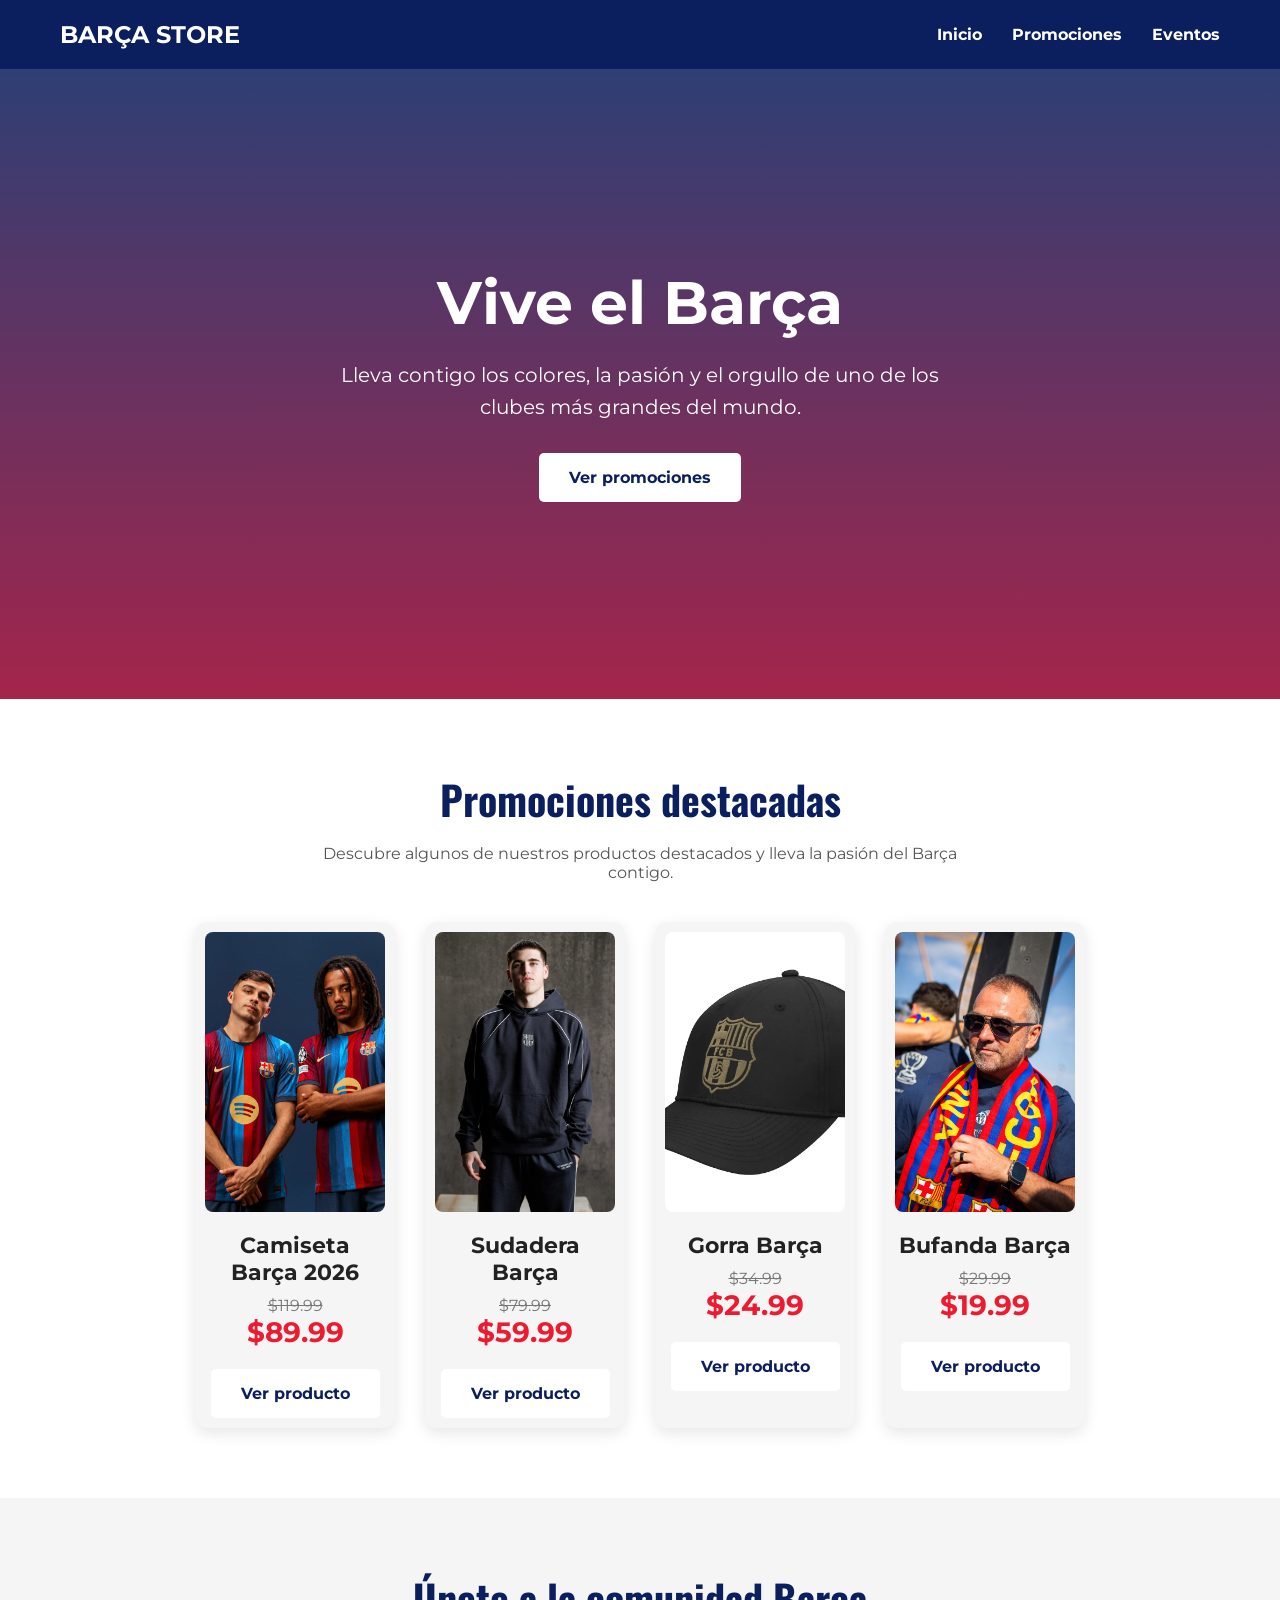
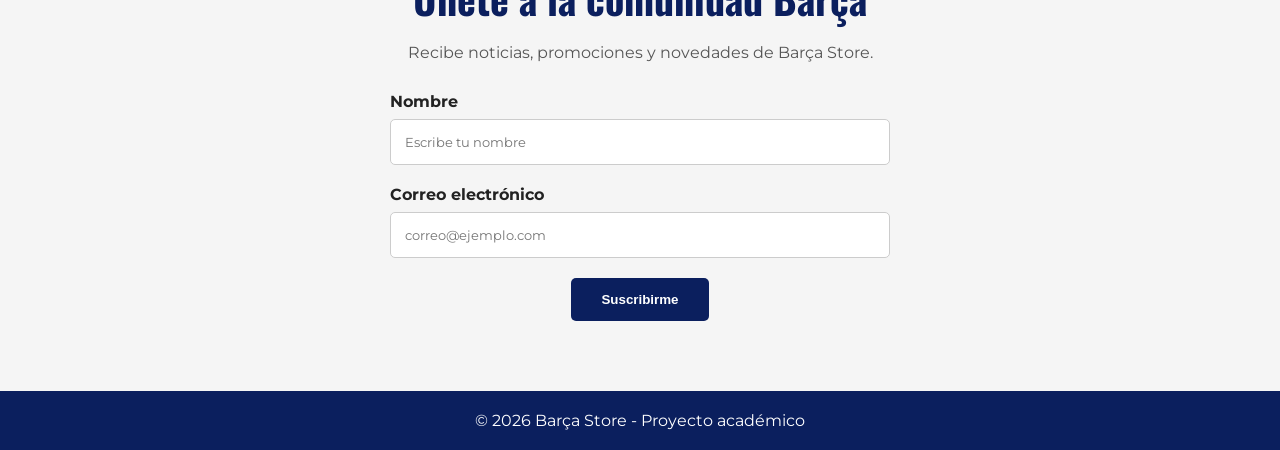
<file: Index.html>
<!DOCTYPE html>
<html lang="es">

<head>

    <meta charset="UTF-8">

    <meta name="viewport" content="width=device-width, initial-scale=1.0">

    <title>Barça Store</title>

    <link rel="stylesheet" href="Styles.css">

    <!-- Google Fonts -->
    <link rel="preconnect" href="https://fonts.googleapis.com">
    <link rel="preconnect" href="https://fonts.gstatic.com" crossorigin>

    <link href="https://fonts.googleapis.com/css2?family=Montserrat:wght@400;500;600;700&family=Oswald:wght@400;500;600;700&display=swap" rel="stylesheet">

</head>


<body>


    <!-- Barra de navegación -->
    <header>

        <nav class="navbar">

            <div class="logo">
                BARÇA STORE
            </div>

            <ul class="nav-links">

                <li>
                    <a href="index.html">Inicio</a>
                </li>

                <li>
                    <a href="promociones.html">Promociones</a>
                </li>

                <li>
                    <a href="eventos.html">Eventos</a>
                </li>

            </ul>

        </nav>

    </header>


    <!-- Contenido principal -->
    <main>


        <!-- Hero -->
        <section class="hero">

            <div class="hero-content">

                <h1>Vive el Barça</h1>

                <p>
                    Lleva contigo los colores, la pasión y el orgullo
                    de uno de los clubes más grandes del mundo.
                </p>

                <a href="promociones.html" class="btn">
                    Ver promociones
                </a>

            </div>

        </section>


        <!-- Promociones destacadas -->
        <section class="promociones">

            <h2>Promociones destacadas</h2>

            <p class="promociones-intro">
                Descubre algunos de nuestros productos destacados
                y lleva la pasión del Barça contigo.
            </p>


            <div class="productos">


                <!-- Producto 1 -->
                <div class="producto">

                    <div class="producto-imagen">

                        <img src="Images/Camiseta.webp"
                             alt="Camiseta del Barça">

                    </div>

                    <h3>Camiseta Barça 2026</h3>

                    <p class="precio-anterior">
                        $119.99
                    </p>

                    <p class="precio">
                        $89.99
                    </p>

                    <a href="promociones.html" class="btn">
                        Ver producto
                    </a>

                </div>


                <!-- Producto 2 -->
                <div class="producto">

                    <div class="producto-imagen">

                        <img src="Images/Sudadera.webp"
                             alt="Sudadera del Barça">

                    </div>

                    <h3>Sudadera Barça</h3>

                    <p class="precio-anterior">
                        $79.99
                    </p>

                    <p class="precio">
                        $59.99
                    </p>

                    <a href="promociones.html" class="btn">
                        Ver producto
                    </a>

                </div>


                <!-- Producto 3 -->
                <div class="producto">

                    <div class="producto-imagen">

                        <img src="Images/Gorra.webp"
                             alt="Gorra del Barça">

                    </div>

                    <h3>Gorra Barça</h3>

                    <p class="precio-anterior">
                        $34.99
                    </p>

                    <p class="precio">
                        $24.99
                    </p>

                    <a href="promociones.html" class="btn">
                        Ver producto
                    </a>

                </div>


                <!-- Producto 4 -->
                <div class="producto">

                    <div class="producto-imagen">

                        <img src="Images/Bufanda.webp"
                             alt="Bufanda del Barça">

                    </div>

                    <h3>Bufanda Barça</h3>

                    <p class="precio-anterior">
                        $29.99
                    </p>

                    <p class="precio">
                        $19.99
                    </p>

                    <a href="promociones.html" class="btn">
                        Ver producto
                    </a>

                </div>


            </div>

        </section>


        <!-- Formulario de suscripción -->
        <section class="suscripcion">

            <h2>Únete a la comunidad Barça</h2>

            <p>
                Recibe noticias, promociones y novedades de Barça Store.
            </p>


            <form>

                <label for="nombre">
                    Nombre
                </label>

                <input
                    type="text"
                    id="nombre"
                    name="nombre"
                    placeholder="Escribe tu nombre"
                >


                <label for="email">
                    Correo electrónico
                </label>

                <input
                    type="email"
                    id="email"
                    name="email"
                    placeholder="correo@ejemplo.com"
                >


                <button type="submit">
                    Suscribirme
                </button>

            </form>

        </section>


    </main>


    <!-- Pie de página -->
    <footer>

        <p>
            © 2026 Barça Store - Proyecto académico
        </p>

    </footer>


</body>

</html>
</file>
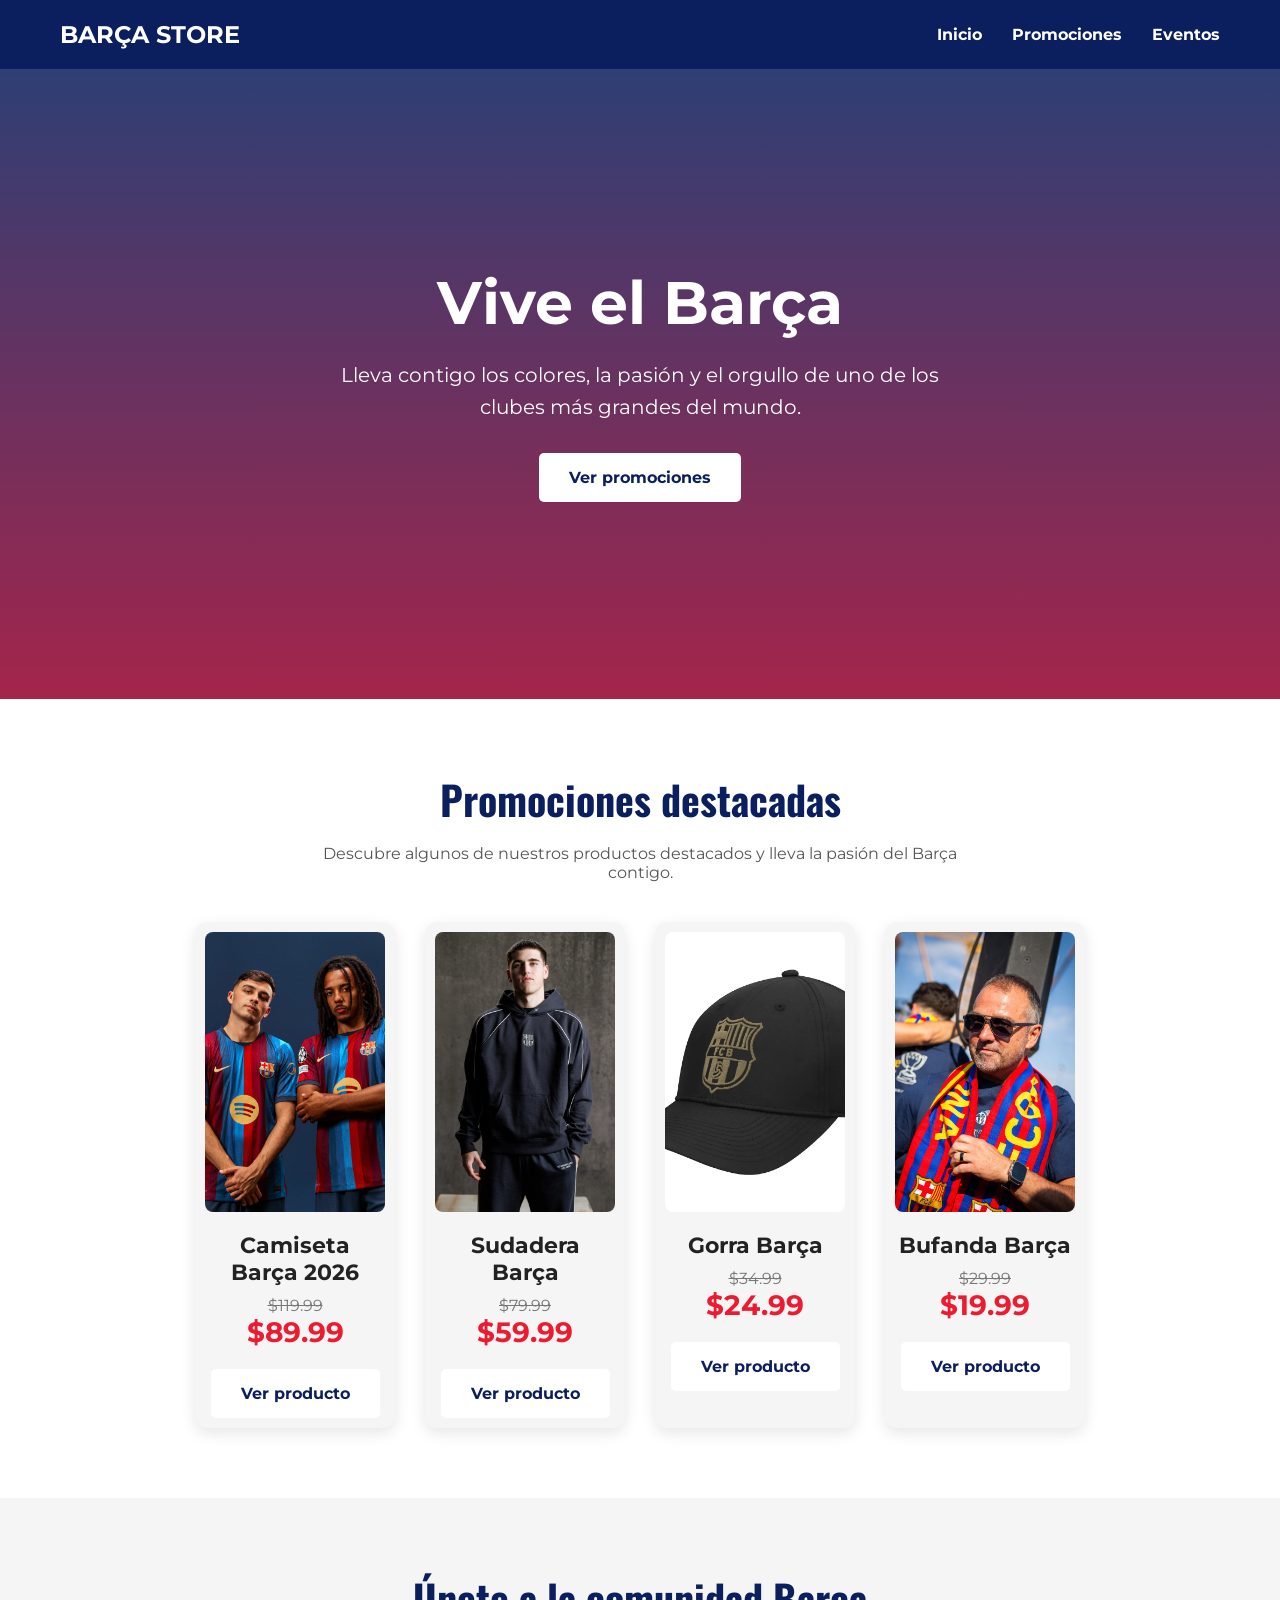
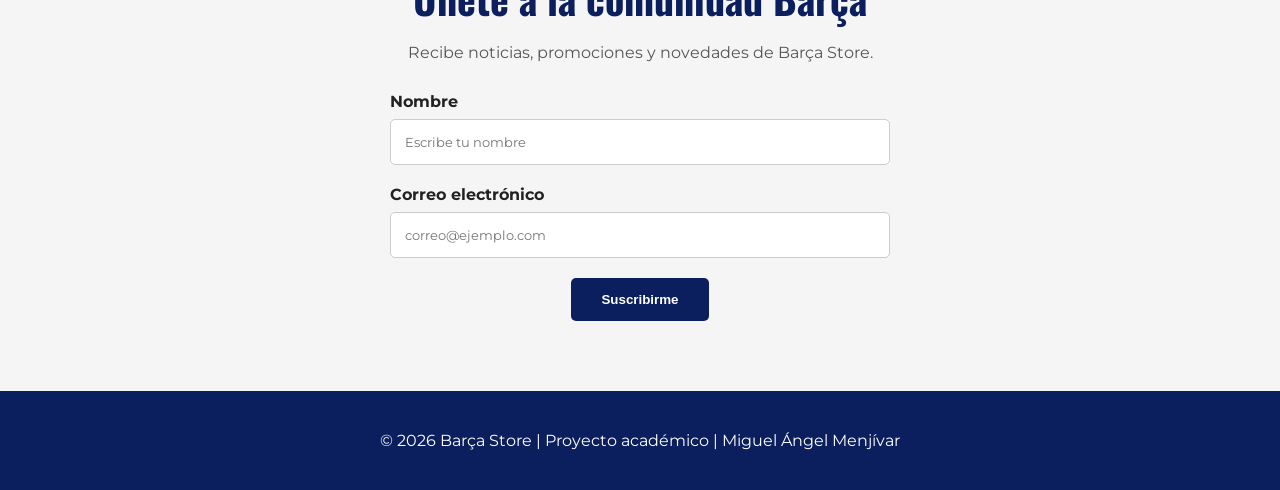
<file: index.html>
<!DOCTYPE html>
<html lang="es">

<head>

    <meta charset="UTF-8">

    <meta name="viewport" content="width=device-width, initial-scale=1.0">

    <title>Barça Store</title>

    <link rel="stylesheet" href="Styles.css">

    <!-- Google Fonts -->
    <link rel="preconnect" href="https://fonts.googleapis.com">
    <link rel="preconnect" href="https://fonts.gstatic.com" crossorigin>

    <link href="https://fonts.googleapis.com/css2?family=Montserrat:wght@400;500;600;700&family=Oswald:wght@400;500;600;700&display=swap" rel="stylesheet">

</head>


<body>


    <!-- Barra de navegación -->
    <header>

        <nav class="navbar">

            <div class="logo">
                BARÇA STORE
            </div>

            <ul class="nav-links">

                <li>
                    <a href="index.html">Inicio</a>
                </li>

                <li>
                    <a href="promociones.html">Promociones</a>
                </li>

                <li>
                    <a href="eventos.html">Eventos</a>
                </li>

            </ul>

        </nav>

    </header>


    <!-- Contenido principal -->
    <main>


        <!-- Hero -->
        <section class="hero">

            <div class="hero-content">

                <h1>Vive el Barça</h1>

                <p>
                    Lleva contigo los colores, la pasión y el orgullo
                    de uno de los clubes más grandes del mundo.
                </p>

                <a href="promociones.html" class="btn">
                    Ver promociones
                </a>

            </div>

        </section>


        <!-- Promociones destacadas -->
        <section class="promociones">

            <h2>Promociones destacadas</h2>

            <p class="promociones-intro">
                Descubre algunos de nuestros productos destacados
                y lleva la pasión del Barça contigo.
            </p>


            <div class="productos">


                <!-- Producto 1 -->
                <div class="producto">

                    <div class="producto-imagen">

                        <img src="Images/Camiseta.webp"
                             alt="Camiseta del Barça">

                    </div>

                    <h3>Camiseta Barça 2026</h3>

                    <p class="precio-anterior">
                        $119.99
                    </p>

                    <p class="precio">
                        $89.99
                    </p>

                    <a href="promociones.html" class="btn">
                        Ver producto
                    </a>

                </div>


                <!-- Producto 2 -->
                <div class="producto">

                    <div class="producto-imagen">

                        <img src="Images/Sudadera.webp"
                             alt="Sudadera del Barça">

                    </div>

                    <h3>Sudadera Barça</h3>

                    <p class="precio-anterior">
                        $79.99
                    </p>

                    <p class="precio">
                        $59.99
                    </p>

                    <a href="promociones.html" class="btn">
                        Ver producto
                    </a>

                </div>


                <!-- Producto 3 -->
                <div class="producto">

                    <div class="producto-imagen">

                        <img src="Images/Gorra.webp"
                             alt="Gorra del Barça">

                    </div>

                    <h3>Gorra Barça</h3>

                    <p class="precio-anterior">
                        $34.99
                    </p>

                    <p class="precio">
                        $24.99
                    </p>

                    <a href="promociones.html" class="btn">
                        Ver producto
                    </a>

                </div>


                <!-- Producto 4 -->
                <div class="producto">

                    <div class="producto-imagen">

                        <img src="Images/Bufanda.webp"
                             alt="Bufanda del Barça">

                    </div>

                    <h3>Bufanda Barça</h3>

                    <p class="precio-anterior">
                        $29.99
                    </p>

                    <p class="precio">
                        $19.99
                    </p>

                    <a href="promociones.html" class="btn">
                        Ver producto
                    </a>

                </div>


            </div>

        </section>


        <!-- Formulario de suscripción -->
        <section class="suscripcion">

            <h2>Únete a la comunidad Barça</h2>

            <p>
                Recibe noticias, promociones y novedades de Barça Store.
            </p>


            <form>

                <label for="nombre">
                    Nombre
                </label>

                <input
                    type="text"
                    id="nombre"
                    name="nombre"
                    placeholder="Escribe tu nombre"
                >


                <label for="email">
                    Correo electrónico
                </label>

                <input
                    type="email"
                    id="email"
                    name="email"
                    placeholder="correo@ejemplo.com"
                >


                <button type="submit">
                    Suscribirme
                </button>

            </form>

        </section>


    </main>


    <!-- Pie de página -->
    <footer>

        <p>
<footer>
    © 2026 Barça Store | Proyecto académico | Miguel Ángel Menjívar
</footer>        </p>

    </footer>


</body>

</html>
</file>
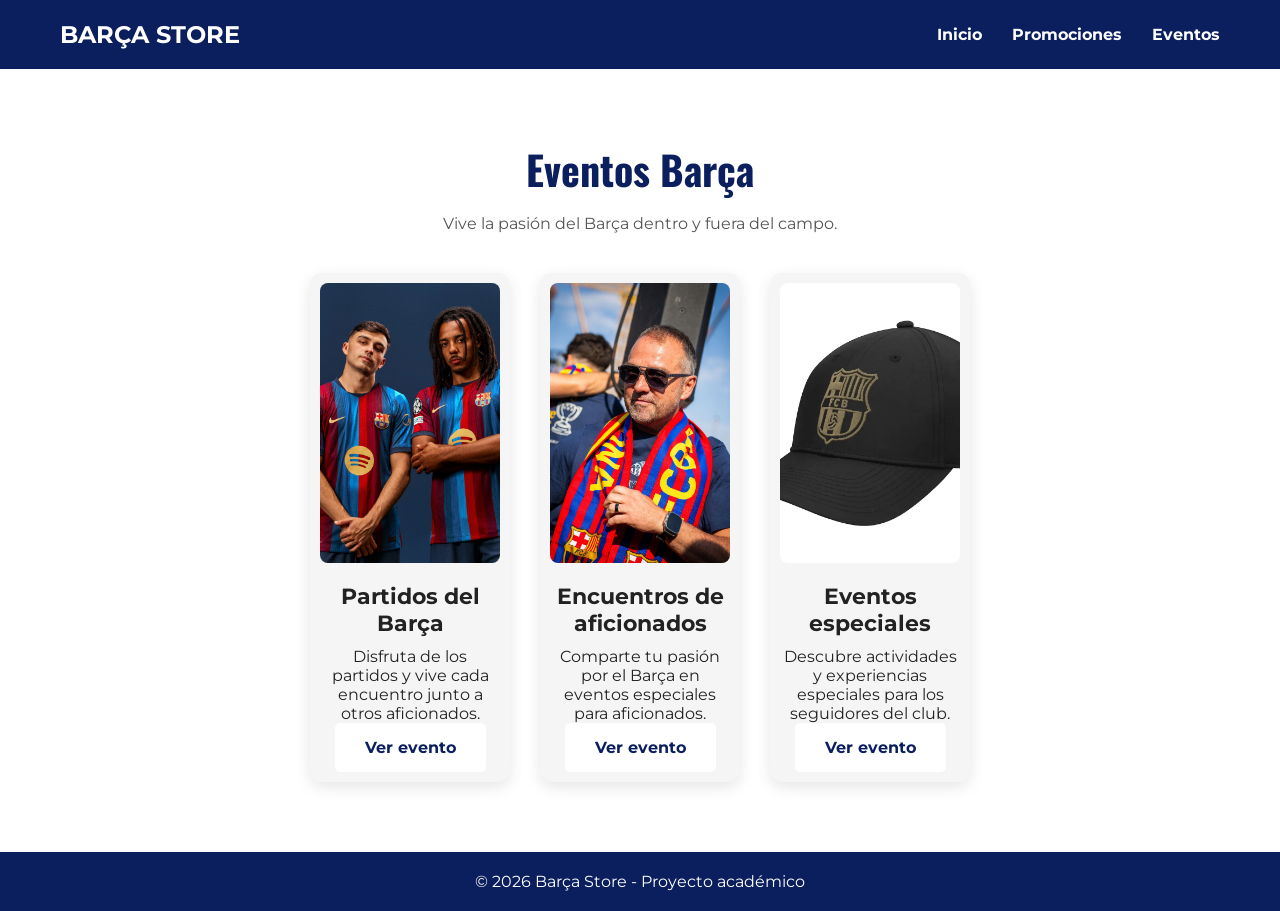
<file: eventos.html>
<!DOCTYPE html>
<html lang="es">

<head>

    <meta charset="UTF-8">

    <meta name="viewport" content="width=device-width, initial-scale=1.0">

    <title>Eventos | Barça Store</title>

    <link rel="stylesheet" href="Styles.css">

    <!-- Google Fonts -->
    <link rel="preconnect" href="https://fonts.googleapis.com">
    <link rel="preconnect" href="https://fonts.gstatic.com" crossorigin>
    <link href="https://fonts.googleapis.com/css2?family=Montserrat:wght@400;500;600;700&family=Oswald:wght@400;500;600;700&display=swap" rel="stylesheet">

</head>


<body>

    <!-- Barra de navegación -->
    <header>

        <nav class="navbar">

            <div class="logo">
                BARÇA STORE
            </div>

            <ul class="nav-links">

                <li>
                    <a href="index.html">Inicio</a>
                </li>

                <li>
                    <a href="promociones.html">Promociones</a>
                </li>

                <li>
                    <a href="eventos.html">Eventos</a>
                </li>

            </ul>

        </nav>

    </header>


    <!-- Contenido principal -->
    <main>

        <section class="promociones">

            <h2>Eventos Barça</h2>

            <p class="promociones-intro">
                Vive la pasión del Barça dentro y fuera del campo.
            </p>


<div class="productos">

                <!-- Evento 1 -->
                <div class="producto">

                    <div class="producto-imagen">

                        <img src="Images/Camiseta.webp"
                             alt="Partido del Barça">

                    </div>

                    <h3>Partidos del Barça</h3>

                    <p>
                        Disfruta de los partidos y vive cada encuentro
                        junto a otros aficionados.
                    </p>

                    <a href="#" class="btn">
                        Ver evento
                    </a>

                </div>


                <!-- Evento 2 -->
                <div class="producto">

                    <div class="producto-imagen">

                        <img src="Images/Bufanda.webp"
                             alt="Aficionados del Barça">

                    </div>

                    <h3>Encuentros de aficionados</h3>

                    <p>
                        Comparte tu pasión por el Barça en eventos
                        especiales para aficionados.
                    </p>

                    <a href="#" class="btn">
                        Ver evento
                    </a>

                </div>


                <!-- Evento 3 -->
                <div class="producto">

                    <div class="producto-imagen">

                        <img src="Images/Gorra.webp"
                             alt="Productos del Barça">

                    </div>

                    <h3>Eventos especiales</h3>

                    <p>
                        Descubre actividades y experiencias especiales
                        para los seguidores del club.
                    </p>

                    <a href="#" class="btn">
                        Ver evento
                    </a>

                </div>


            </div>

        </section>

    </main>


    <!-- Pie de página -->
    <footer>

        <p>
            © 2026 Barça Store - Proyecto académico
        </p>

    </footer>


</body>

</html>
</file>
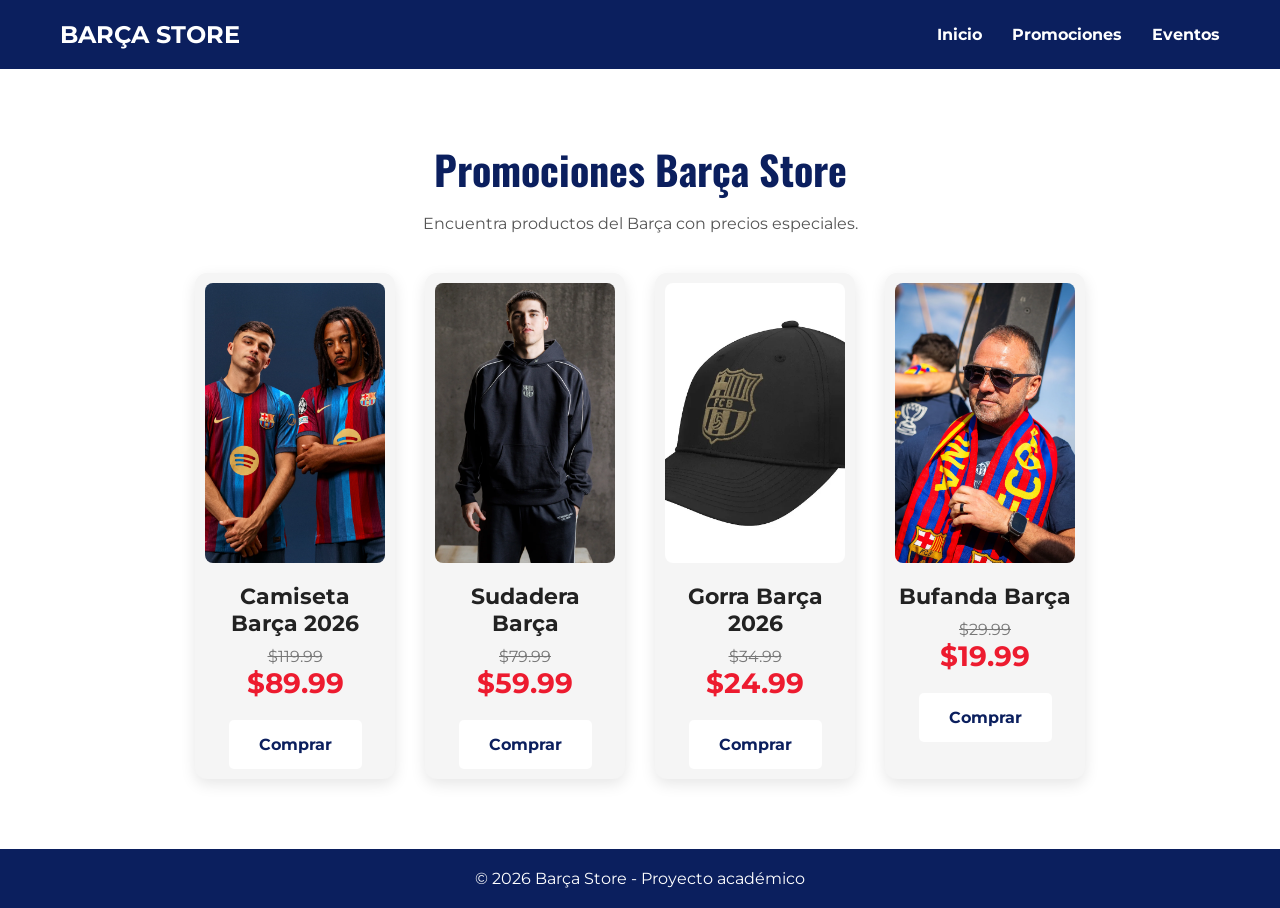
<file: promociones.html>
<!DOCTYPE html>
<html lang="es">

<head>

    <meta charset="UTF-8">

    <meta name="viewport" content="width=device-width, initial-scale=1.0">

    <title>Promociones | Barça Store</title>

    <link rel="stylesheet" href="Styles.css">

    <link rel="preconnect" href="https://fonts.googleapis.com">
    <link rel="preconnect" href="https://fonts.gstatic.com" crossorigin>

    <link href="https://fonts.googleapis.com/css2?family=Montserrat:wght@400;500;600;700&family=Oswald:wght@400;500;600;700&display=swap" rel="stylesheet">

</head>


<body>

    <header>

        <nav class="navbar">

            <div class="logo">
                BARÇA STORE
            </div>

            <ul class="nav-links">

                <li>
                    <a href="index.html">Inicio</a>
                </li>

                <li>
                    <a href="promociones.html">Promociones</a>
                </li>

                <li>
                    <a href="eventos.html">Eventos</a>
                </li>

            </ul>

        </nav>

    </header>


    <main>

        <section class="promociones">

            <h2>Promociones Barça Store</h2>

            <p class="promociones-intro">
                Encuentra productos del Barça con precios especiales.
            </p>


            <div class="productos">


                <div class="producto">

                    <div class="producto-imagen">

                        <img src="Images/Camiseta.webp"
                             alt="Camiseta del Barça">

                    </div>

                    <h3>Camiseta Barça 2026</h3>

                    <p class="precio-anterior">
                        $119.99
                    </p>

                    <p class="precio">
                        $89.99
                    </p>

                    <a href="#" class="btn">
                        Comprar
                    </a>

                </div>


                <div class="producto">

                    <div class="producto-imagen">

                        <img src="Images/Sudadera.webp"
                             alt="Sudadera del Barça">

                    </div>

                    <h3>Sudadera Barça</h3>

                    <p class="precio-anterior">
                        $79.99
                    </p>

                    <p class="precio">
                        $59.99
                    </p>

                    <a href="#" class="btn">
                        Comprar
                    </a>

                </div>


                <div class="producto">

                    <div class="producto-imagen">

                        <img src="Images/Gorra.webp"
                             alt="Gorra del Barça">

                    </div>

                    <h3>Gorra Barça 2026</h3>

                    <p class="precio-anterior">
                        $34.99
                    </p>

                    <p class="precio">
                        $24.99
                    </p>

                    <a href="#" class="btn">
                        Comprar
                    </a>

                </div>


                <div class="producto">

                    <div class="producto-imagen">

                        <img src="Images/Bufanda.webp"
                             alt="Bufanda del Barça">

                    </div>

                    <h3>Bufanda Barça</h3>

                    <p class="precio-anterior">
                        $29.99
                    </p>

                    <p class="precio">
                        $19.99
                    </p>

                    <a href="#" class="btn">
                        Comprar
                    </a>

                </div>


            </div>

        </section>

    </main>


    <footer>

        <p>
            © 2026 Barça Store - Proyecto académico
        </p>

    </footer>


</body>

</html>
</file>
<file: Styles.css>
* {
    margin: 0;
    padding: 0;
    box-sizing: border-box;
}


body {
    font-family: 'Montserrat', sans-serif;    background-color: #f5f5f5;
    color: #222;
    
}


/* Barra de navegación */

.navbar {
    background-color: #0b1f5e;
    color: white;

    display: flex;
    justify-content: space-between;
    align-items: center;

    padding: 20px 60px;
}

.logo {
    font-size: 24px;
    font-weight: bold;
    
}

.nav-links {
    display: flex;
    list-style: none;
    gap: 30px;
}

.nav-links a {
    color: white;
    text-decoration: none;
    font-weight: bold;
}

.nav-links a:hover {
    color: #ed1b2f;
}


/* Hero */

.hero {
    min-height: 70vh;

    display: flex;
    align-items: center;
    justify-content: center;

    text-align: center;

    background: linear-gradient(
        rgba(11, 31, 94, 0.85),
        rgba(150, 0, 45, 0.85)
    );
}

.hero-content {
    color: white;
    max-width: 700px;
    padding: 20px;
}

.hero h1 {
    font-size: 60px;
    margin-bottom: 20px;
    .logo,
.hero h1 {
    font-family: 'Oswald', sans-serif;
}
}

.hero p {
    font-size: 20px;
    line-height: 1.6;
    margin-bottom: 30px;
}


/* Botón */

.btn {
    display: inline-block;

    background-color: white;
    color: #0b1f5e;

    padding: 15px 30px;

    text-decoration: none;
    font-weight: bold;

    border-radius: 5px;

    transition: 0.3s;
}

.btn:hover {
    background-color: #ed1b2f;
    color: white;
}


/* Footer */

footer {
    background-color: #0b1f5e;
    color: white;

    text-align: center;

    padding: 20px;
}

/* Sección de promociones */

.promociones {
    padding: 70px 60px;
    text-align: center;
    background-color: #ffffff;
}

.promociones h2 {
    font-family: 'Oswald', sans-serif;
    font-size: 40px;
    color: #0b1f5e;
    margin-bottom: 15px;
}

.promociones-intro {
    max-width: 700px;
    margin: 0 auto 40px;
    color:#555;
}


/* Contenedor de productos */

.productos {
    display: flex;
    justify-content: center;
    gap: 30px;
    flex-wrap: wrap;} 


/* Tarjeta */

.producto {
    width: 200px;
    background-color: #f5f5f5;
    padding: 10px;
    border-radius: 12px;
    box-shadow: 0 5px 15px rgba(0, 0, 0, 0.1);
}


/* Imagen */

.producto-imagen {
    width: 100%;
    height: 280px;
    overflow: hidden;
    border-radius: 8px;
    margin-bottom: 20px;
}

.producto-imagen img {
    width: 100%;
    height: 100%;
    object-fit: cover;
}


/* Información del producto */

.producto h3 {
    font-size: 22px;
    margin-bottom: 10px;
}

.precio-anterior {
    text-decoration: line-through;
    color: #777;
}

.precio {
    font-size: 28px;
    font-weight: bold;
    color: #ed1b2f;
    margin-bottom: 20px;
}
/* Formulario de suscripción */
.suscripcion {
    padding: 70px 60px;
    text-align: center;
    background-color: #f5f5f5;
}

.suscripcion h2 {
    font-family: 'Oswald', sans-serif;
    font-size: 40px;
    color: #0b1f5e;
    margin-bottom: 15px;
}

.suscripcion p {
    margin-bottom: 30px;
    color: #555;
}

.suscripcion form {
    max-width: 500px;
    margin: 0 auto;
}

.suscripcion label {
    display: block;
    text-align: left;
    margin-bottom: 8px;
    font-weight: bold;
}

.suscripcion input {
    width: 100%;
    padding: 14px;
    margin-bottom: 20px;
    border: 1px solid #ccc;
    border-radius: 5px;
    font-family: 'Montserrat', sans-serif;
}

.suscripcion button {
    background-color: #0b1f5e;
    color: white;
    padding: 14px 30px;
    border: none;
    border-radius: 5px;
    font-weight: bold;
    cursor: pointer;
}

.suscripcion button:hover {
    background-color: #ed1b2f;
}

/* Diseño para celulares */
@media (max-width: 768px) {

    .navbar {
        padding: 20px;
        flex-direction: column;
        gap: 20px;
    }

    .nav-links {
        gap: 15px;
    }

    .hero h1 {
        font-size: 40px;
    }

    .hero p {
        font-size: 16px;
    }

    .promociones {
        padding: 50px 20px;
    }

    .productos {
        flex-direction: column;
        align-items: center;
    }

    .producto {
        width: 100%;
        max-width: 350px;
    }

    .suscripcion {
        padding: 50px 20px;
    }

}
</file>
